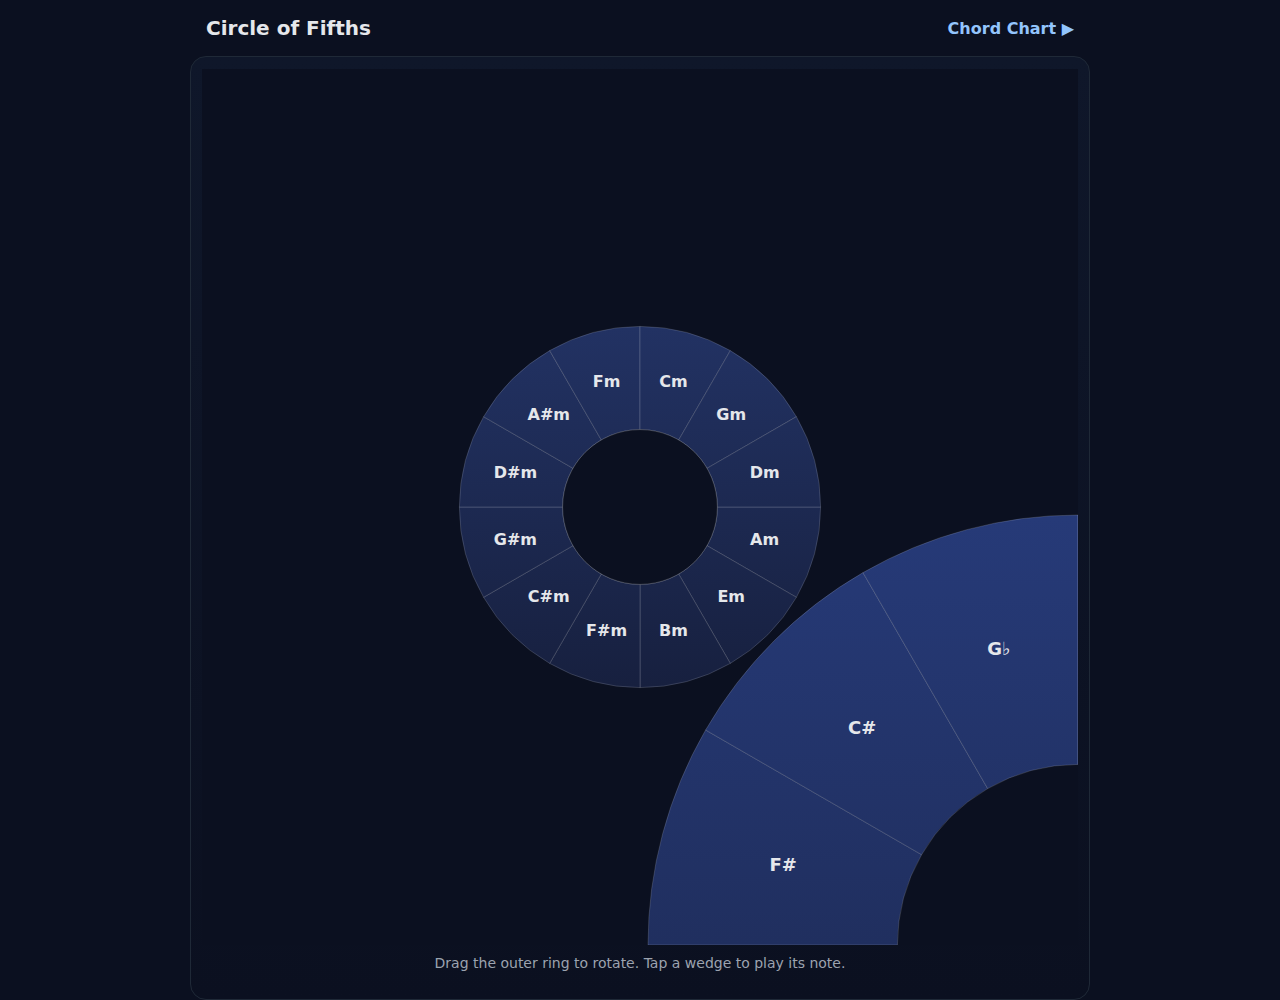
<file: Index.html>
<!doctype html>
<html lang="en">
<head>
  <meta charset="utf-8" />
  <meta name="viewport" content="width=device-width,initial-scale=1" />
  <title>Circle of Fifths (Demo)</title>
  <link rel="stylesheet" href="style.css" />
</head>
<body>
  <header>
    <h1>Circle of Fifths</h1>
    <nav><a href="chords.html">Chord Chart ▶</a></nav>
  </header>

  <main>
    <canvas id="circle" width="800" height="800"></canvas>
    <p class="hint">Drag the outer ring to rotate. Tap a wedge to play its note.</p>
  </main>

  <script src="app.js"></script>
</body>
</html>
</file>
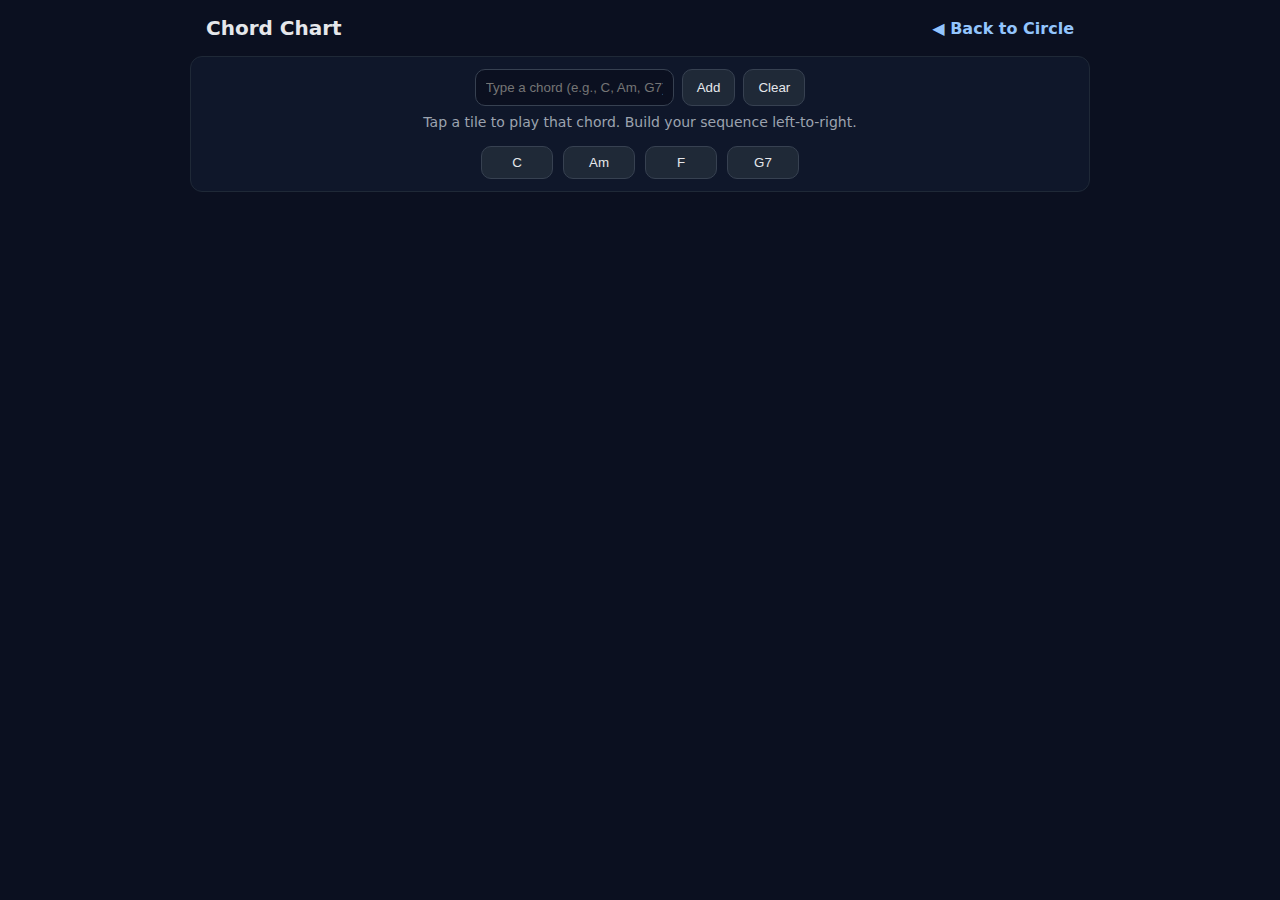
<file: chords.html>
<!doctype html>
<html lang="en">
<head>
  <meta charset="utf-8" />
  <meta name="viewport" content="width=device-width,initial-scale=1" />
  <title>Chord Chart</title>
  <link rel="stylesheet" href="style.css" />
</head>
<body>
  <header>
    <h1>Chord Chart</h1>
    <nav><a href="index.html">◀ Back to Circle</a></nav>
  </header>

  <main class="card" style="max-width:900px;">
    <div style="display:flex; gap:8px; flex-wrap:wrap; align-items:center;">
      <input id="chordInput" placeholder="Type a chord (e.g., C, Am, G7)" style="flex:1; padding:10px; border-radius:10px; border:1px solid #374151; background:#0b1020; color:#e5e7eb;">
      <button id="addBtn">Add</button>
      <button id="clearBtn">Clear</button>
    </div>
    <p class="hint" style="margin-top:8px">Tap a tile to play that chord. Build your sequence left-to-right.</p>
    <div id="row" style="display:flex; gap:10px; flex-wrap:wrap;"></div>
  </main>

  <script src="chords.js"></script>
</body>
</html>
</file>
<file: style.css>
:root { --bg:#0f172a; --card:#111827; --ink:#e5e7eb; --muted:#9ca3af; }
* { box-sizing:border-box; -webkit-touch-callout:none; -webkit-user-select:none; user-select:none; }
body { margin:0; font-family: system-ui, -apple-system, Segoe UI, Roboto, sans-serif; background:#0b1020; color:var(--ink); display:flex; min-height:100vh; flex-direction:column; align-items:center; }
header { width:100%; max-width:900px; padding:16px; display:flex; align-items:center; justify-content:space-between; }
h1 { margin:0; font-size:20px; }
nav a { color:#93c5fd; text-decoration:none; font-weight:600; }
main { width:100%; max-width:900px; background:linear-gradient(180deg,#0f172a,#0b1020); border:1px solid #1f2937; border-radius:16px; padding:12px; display:flex; flex-direction:column; align-items:center; }
canvas { width:100%; height:auto; touch-action:none; }
.hint { color:var(--muted); margin:10px 0 16px; font-size:14px; text-align:center; }
button { background:#1f2937; color:var(--ink); border:1px solid #374151; border-radius:10px; padding:10px 14px; }
.card { background:#0f172a; border:1px solid #1f2937; border-radius:12px; padding:12px; }
.tile { border:1px solid #374151; border-radius:10px; padding:8px 10px; min-width:72px; text-align:center; }
</file>
